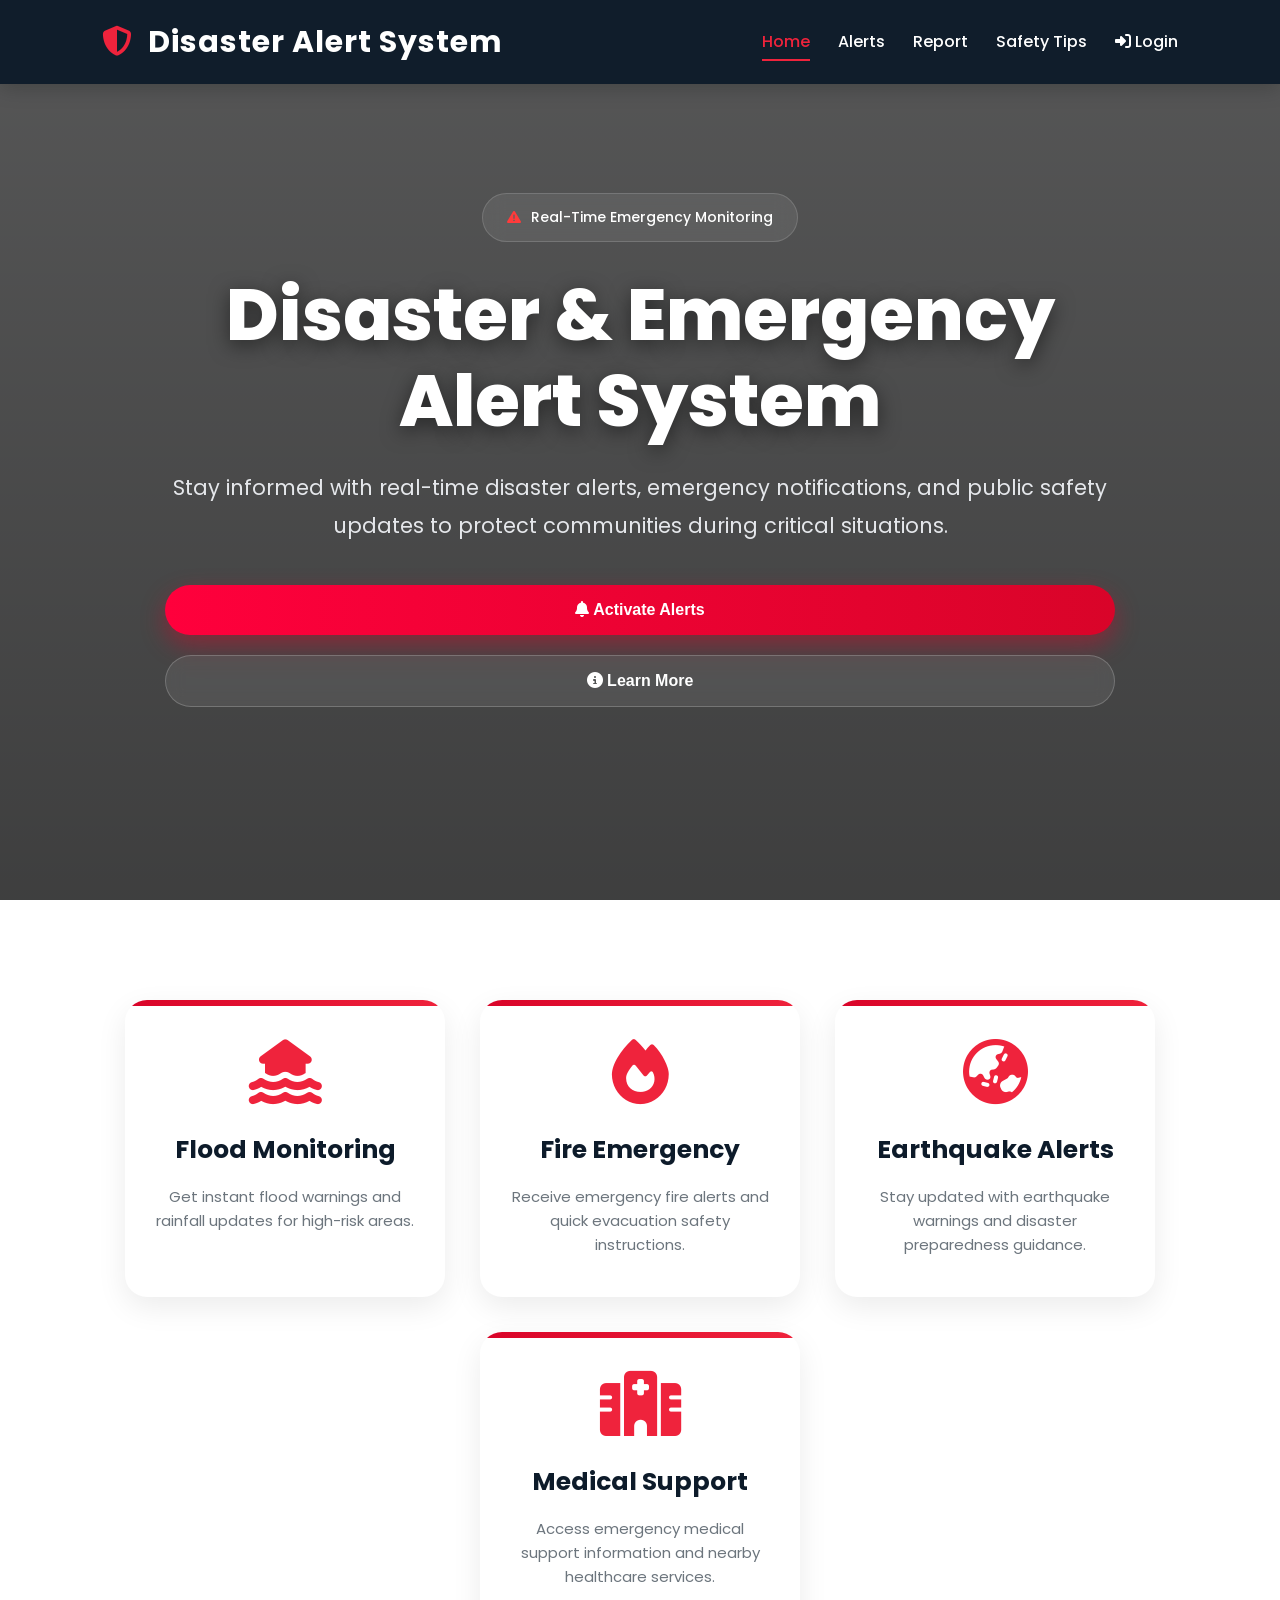
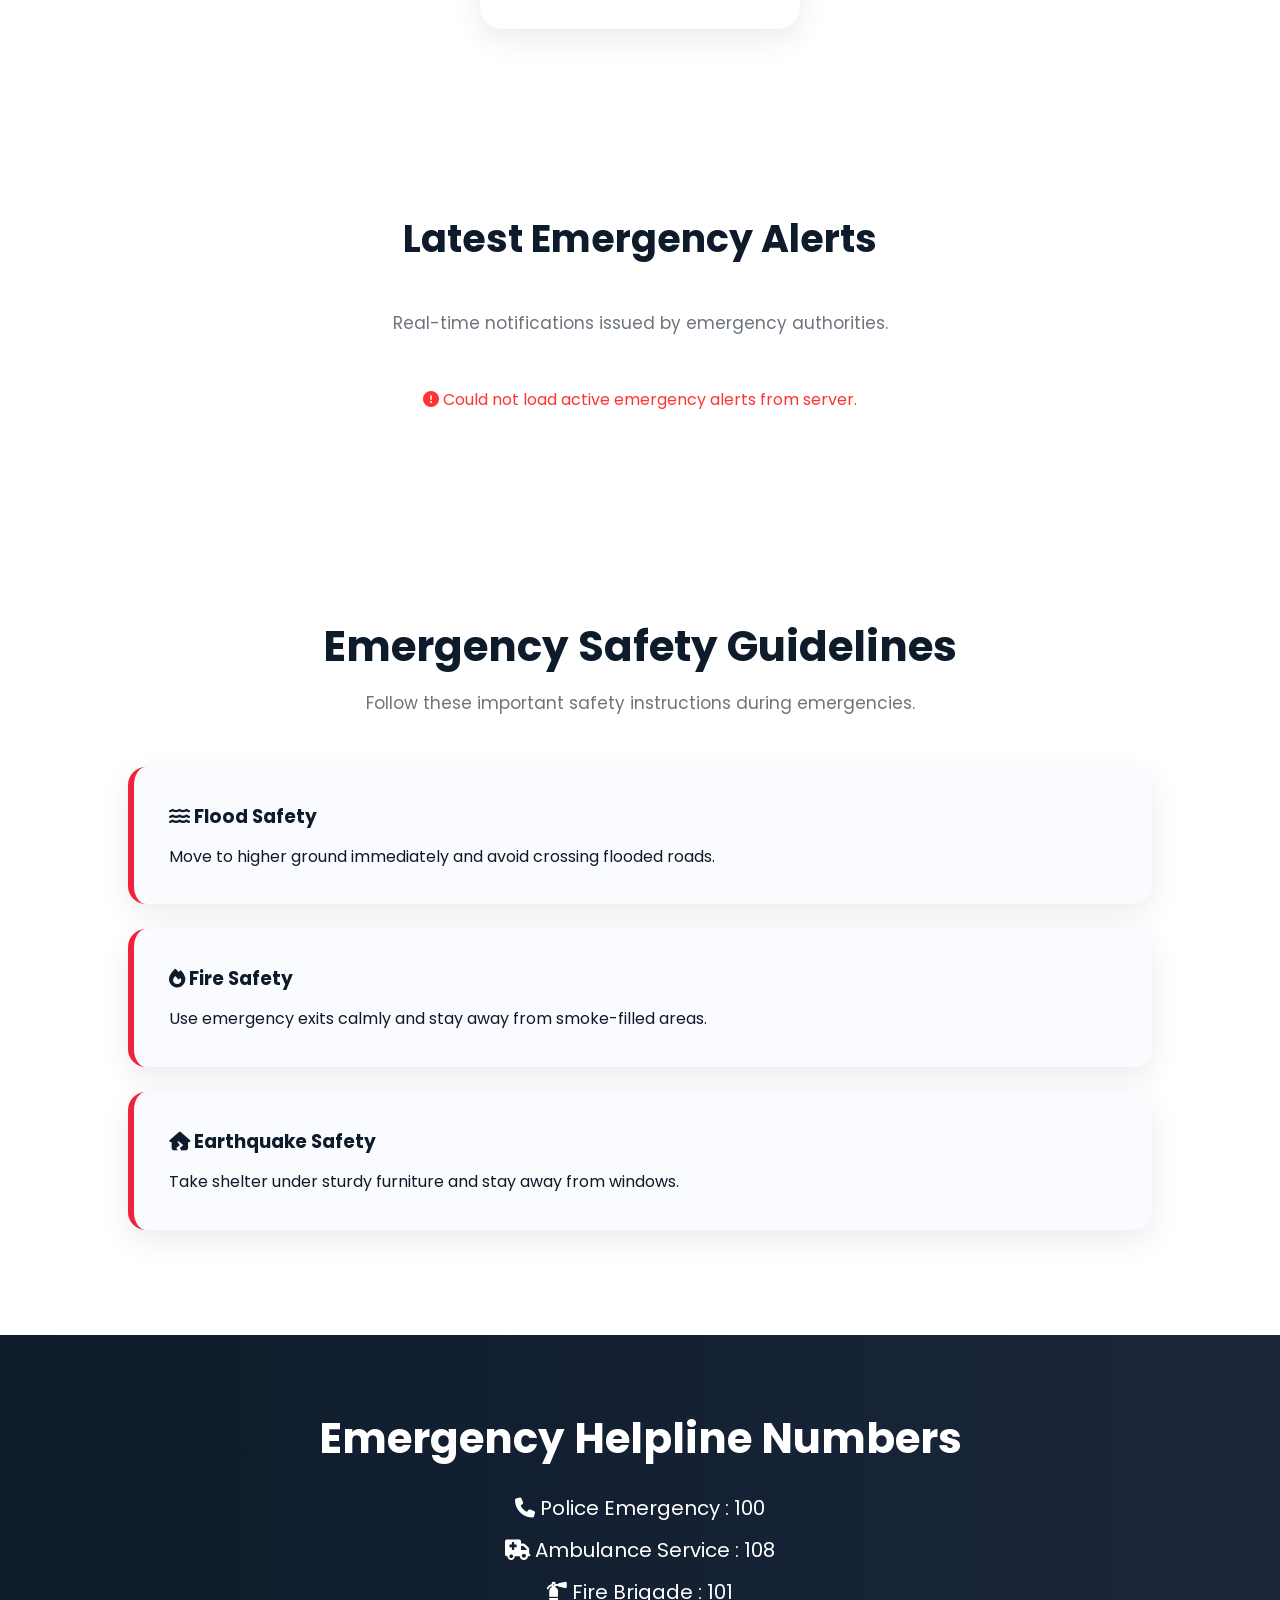
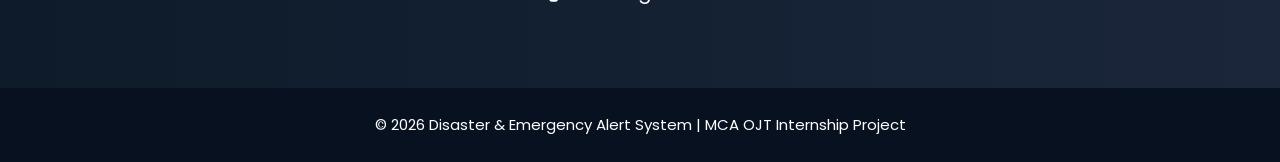
<file: frontend/index.html>
<!DOCTYPE html>
<html lang="en">

<head>

    <meta charset="UTF-8">
    <meta name="viewport" content="width=device-width, initial-scale=1.0">

    <title>Disaster & Emergency Alert System</title>

    <link rel="stylesheet" href="style.css">

    <link rel="stylesheet"
    href="https://cdnjs.cloudflare.com/ajax/libs/font-awesome/6.5.1/css/all.min.css">

</head>

<body>

<!-- ================= NAVBAR ================= -->

<nav>

    <div class="logo">

        <h2>
            <i class="fa-solid fa-shield-halved"></i>
            Disaster Alert System
        </h2>

    </div>

    <div class="nav-links">

        <a href="index.html" class="active">Home</a>
        <a href="alerts.html">Alerts</a>
        <a href="report.html">Report</a>
        <a href="safety.html">Safety Tips</a>
        <a href="admin.html" id="adminNavLink" style="display:none">Admin</a>
        <span id="navUserInfo" style="color:rgba(255,255,255,0.8);font-size:0.9rem;display:none">
            <i class="fa-solid fa-user"></i> <span id="navUsername"></span>
        </span>
        <a href="login.html" id="navLoginBtn"><i class="fa-solid fa-right-to-bracket"></i> Login</a>
        <a href="#" id="navLogoutBtn" onclick="doLogout()" style="display:none;color:#e74c3c">
            <i class="fa-solid fa-right-from-bracket"></i> Logout
        </a>

    </div>

</nav>


<!-- ================= HERO SECTION ================= -->

<section class="hero">

    <div class="hero-overlay"></div>

    <div class="hero-content">

        <span class="hero-badge">
            <i class="fa-solid fa-triangle-exclamation"></i>
            Real-Time Emergency Monitoring
        </span>

        <h1>
            Disaster & Emergency
            Alert System
        </h1>

        <p>
            Stay informed with real-time disaster alerts,
            emergency notifications, and public safety updates
            to protect communities during critical situations.
        </p>

        <div class="hero-buttons">

            <button class="primary-btn"
            onclick="showPopup()">

                <i class="fa-solid fa-bell"></i>
                Activate Alerts

            </button>

            <button class="secondary-btn">

                <i class="fa-solid fa-circle-info"></i>
                Learn More

            </button>

        </div>

    </div>

</section>

<!-- ================= FEATURES SECTION ================= -->

<section class="cards">

    <div class="card">

        <i class="fa-solid fa-house-flood-water"></i>

        <h3>Flood Monitoring</h3>

        <p>
            Get instant flood warnings and rainfall updates
            for high-risk areas.
        </p>

    </div>

    <div class="card">

        <i class="fa-solid fa-fire"></i>

        <h3>Fire Emergency</h3>

        <p>
            Receive emergency fire alerts and quick
            evacuation safety instructions.
        </p>

    </div>

    <div class="card">

        <i class="fa-solid fa-earth-asia"></i>

        <h3>Earthquake Alerts</h3>

        <p>
            Stay updated with earthquake warnings and
            disaster preparedness guidance.
        </p>

    </div>

    <div class="card">

        <i class="fa-solid fa-hospital"></i>

        <h3>Medical Support</h3>

        <p>
            Access emergency medical support information
            and nearby healthcare services.
        </p>

    </div>

</section>


<!-- ================= LIVE ALERT SECTION ================= -->

<section class="recent-alerts">

    <div class="section-title">

        <h2>Latest Emergency Alerts</h2>

        <p>
            Real-time notifications issued by emergency authorities.
        </p>

    </div>

    <div id="homeAlertsList">
        <p style="text-align: center; color: #666;">Loading alerts...</p>
    </div>

</section>


<!-- ================= SAFETY SECTION ================= -->

<section class="tips">

    <div class="section-title">

        <h2>Emergency Safety Guidelines</h2>

        <p>
            Follow these important safety instructions during emergencies.
        </p>

    </div>

    <div class="tip">

        <h3>
            <i class="fa-solid fa-water"></i>
            Flood Safety
        </h3>

        <p>
            Move to higher ground immediately and avoid crossing flooded roads.
        </p>

    </div>

    <div class="tip">

        <h3>
            <i class="fa-solid fa-fire"></i>
            Fire Safety
        </h3>

        <p>
            Use emergency exits calmly and stay away from smoke-filled areas.
        </p>

    </div>

    <div class="tip">

        <h3>
            <i class="fa-solid fa-house-crack"></i>
            Earthquake Safety
        </h3>

        <p>
            Take shelter under sturdy furniture and stay away from windows.
        </p>

    </div>

</section>


<!-- ================= HELPLINE SECTION ================= -->

<section class="helpline">

    <h2>Emergency Helpline Numbers</h2>

    <p>
        <i class="fa-solid fa-phone"></i>
        Police Emergency : 100
    </p>

    <p>
        <i class="fa-solid fa-truck-medical"></i>
        Ambulance Service : 108
    </p>

    <p>
        <i class="fa-solid fa-fire-extinguisher"></i>
        Fire Brigade : 101
    </p>

</section>


<!-- ================= FOOTER ================= -->

<footer>

    <p>
        © 2026 Disaster & Emergency Alert System |
        MCA OJT Internship Project
    </p>

</footer>


<!-- ================= JAVASCRIPT ================= -->

<script src="script.js"></script>
<script>
    // Update navbar based on login state
    (function() {
        const role     = localStorage.getItem('role');
        const username = localStorage.getItem('username');
        const loggedIn = localStorage.getItem('loggedIn');
        if (loggedIn) {
            document.getElementById('navLoginBtn').style.display  = 'none';
            document.getElementById('navLogoutBtn').style.display = 'inline';
            document.getElementById('navUserInfo').style.display  = 'inline';
            document.getElementById('navUsername').textContent     = username;
            if (role === 'ADMIN') document.getElementById('adminNavLink').style.display = 'inline';
        }
    })();
    function doLogout() {
        localStorage.clear();
        window.location.href = 'login.html';
    }
</script>

</body>
</html>
</file>
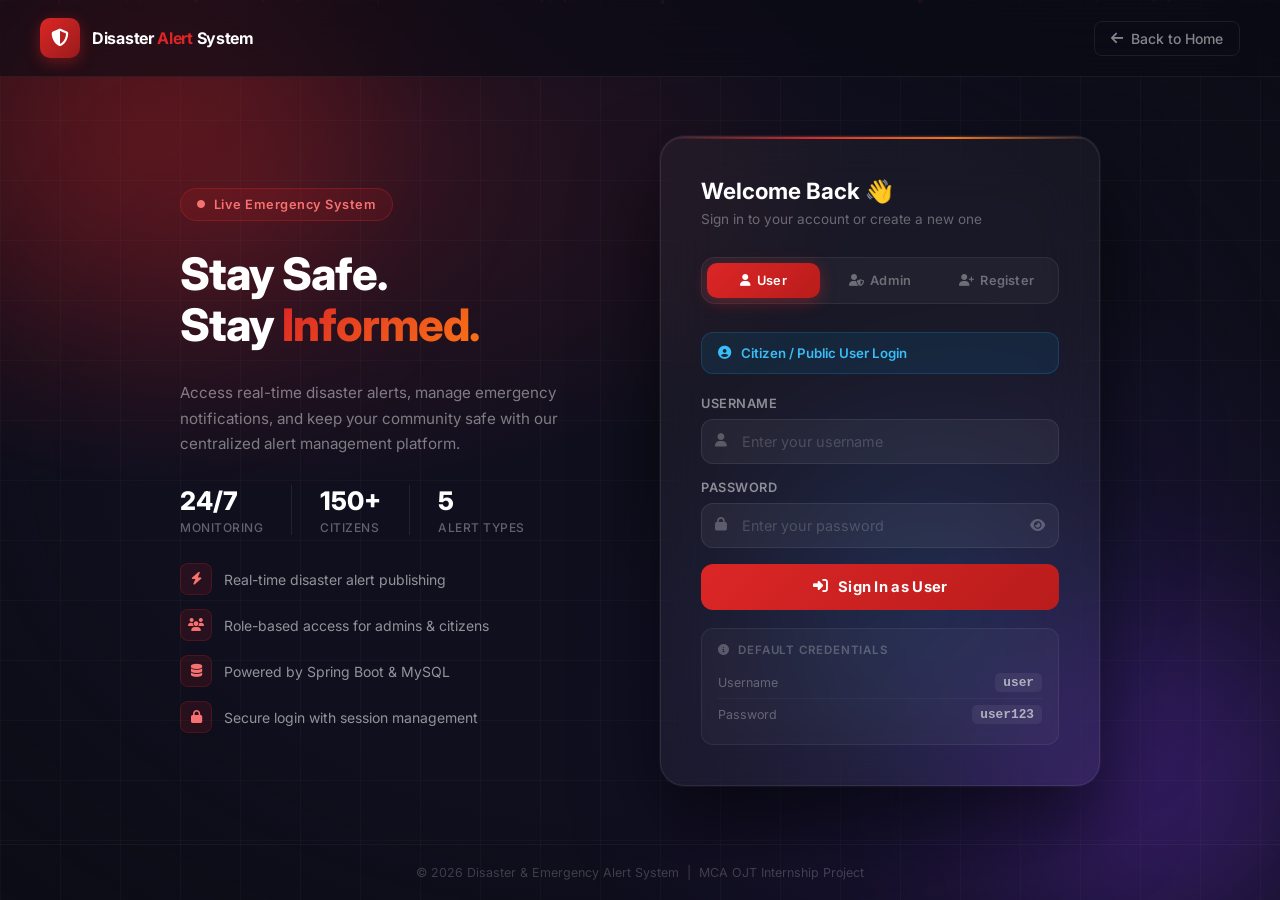
<file: frontend/admin.html>
<!DOCTYPE html>
<html lang="en">

<head>

    <meta charset="UTF-8">
    <meta name="viewport" content="width=device-width, initial-scale=1.0">

    <title>Admin Dashboard | Disaster Alert System</title>

    <link rel="stylesheet" href="style.css">

    <link rel="stylesheet"
    href="https://cdnjs.cloudflare.com/ajax/libs/font-awesome/6.5.1/css/all.min.css">

</head>

<body>

<!-- ================= NAVBAR ================= -->

<nav>

    <div class="logo">

        <h2>
            <i class="fa-solid fa-shield-halved"></i>
            Emergency Admin
        </h2>

    </div>

    <div class="nav-links">

        <a href="index.html">Home</a>
        <a href="alerts.html">Alerts</a>
        <a href="report.html">Reports</a>
        <a href="safety.html">Safety Tips</a>
        <a href="admin.html" class="active">Admin</a>
        <span id="navUserInfo" style="color:rgba(255,255,255,0.8);font-size:0.9rem">
            <i class="fa-solid fa-user-shield"></i> <span id="navUsername">Admin</span>
        </span>
        <a href="#" onclick="doLogout()" style="color:#e74c3c">
            <i class="fa-solid fa-right-from-bracket"></i> Logout
        </a>

    </div>

</nav>


<!-- ================= ADMIN HERO SECTION ================= -->

<section class="admin-header">

    <div class="admin-overlay">

        <h1>Emergency Control Center</h1>

        <p>
            Monitor emergency alerts, manage disaster notifications,
            and maintain public safety updates in real time.
        </p>

        <button class="primary-btn">

            <i class="fa-solid fa-bell"></i>
            System Active

        </button>

    </div>

</section>


<!-- ================= DASHBOARD STATS ================= -->

<section class="dashboard-cards">

    <div class="dashboard-card">

        <i class="fa-solid fa-triangle-exclamation"></i>

        <h3 id="statAlerts">...</h3>

        <p>Active Emergency Alerts</p>

    </div>

    <div class="dashboard-card">

        <i class="fa-solid fa-file-circle-check"></i>

        <h3 id="statReports">...</h3>

        <p>Reports Submitted</p>

    </div>

    <div class="dashboard-card">

        <i class="fa-solid fa-users"></i>

        <h3>150+</h3>

        <p>Connected Citizens</p>

    </div>

</section>


<!-- ================= ADMIN FORM ================= -->

<section class="admin-panel">

    <div class="admin-form-container">

        <div class="section-title">

            <h2>Add Emergency Alert</h2>

            <p>
                Publish disaster alerts and emergency notifications instantly.
            </p>

        </div>

        <form id="alertForm">

            <div class="input-box">

                <label for="alertTitle">
                    <i class="fa-solid fa-heading"></i>
                    Alert Title
                </label>

                <input type="text"
                id="alertTitle"
                placeholder="Enter emergency alert title"
                required>

            </div>

            <div class="input-box">

                <label for="alertLocation">
                    <i class="fa-solid fa-location-dot"></i>
                    Location
                </label>

                <input type="text"
                id="alertLocation"
                placeholder="Enter affected location"
                required>

            </div>

            <div class="input-box">

                <label for="alertDescription">
                    <i class="fa-solid fa-pen"></i>
                    Alert Description
                </label>

                <textarea
                id="alertDescription"
                placeholder="Write detailed emergency information..."
                required></textarea>

            </div>

            <div class="input-box">

                <label for="alertCategory">
                    <i class="fa-solid fa-layer-group"></i>
                    Alert Category
                </label>

                <select id="alertCategory" required>

                    <option value="">Select Alert Type</option>

                    <option value="Flood Alert">Flood Alert</option>

                    <option value="Fire Emergency">Fire Emergency</option>

                    <option value="Earthquake Warning">Earthquake Warning</option>

                    <option value="Storm Alert">Storm Alert</option>

                    <option value="Medical Emergency">Medical Emergency</option>

                </select>

            </div>

            <button type="submit">

                <i class="fa-solid fa-paper-plane"></i>
                Publish Alert

            </button>

        </form>

    </div>

</section>


<!-- ================= RECENT ALERTS ================= -->

<section class="recent-alerts">

    <div class="section-title">

        <h2>Recent Emergency Alerts</h2>

        <p>Latest alerts published by the disaster management team.</p>

    </div>

    <div id="adminAlertsList">
        <p style="text-align: center; color: #666;">Loading alerts...</p>
    </div>

</section>


<!-- ================= CITIZEN REPORTS ================= -->

<section class="recent-alerts" style="margin-top: 10px;">

    <div class="section-title">

        <h2><i class="fa-solid fa-file-lines" style="color:#e74c3c;"></i> Citizen Emergency Reports</h2>

        <p>Reports submitted by citizens — review and take action.</p>

    </div>

    <div id="adminReportsList">
        <p style="text-align: center; color: #666;">Loading reports...</p>
    </div>

</section>


<!-- ================= FOOTER ================= -->

<footer>

    <p>
        © 2026 Disaster & Emergency Alert System |
        Admin Control Dashboard
    </p>

</footer>


<script src="script.js"></script>
<script>
    const API_URL = 'http://localhost:8081';

    // ---- ADMIN GUARD: redirect to login if not logged in as ADMIN ----
    (function() {
        const role     = localStorage.getItem('role');
        const loggedIn = localStorage.getItem('loggedIn');
        const username = localStorage.getItem('username');
        if (!loggedIn || role !== 'ADMIN') {
            alert('Access Denied! Please login as Admin.');
            window.location.href = 'login.html';
        } else {
            document.getElementById('navUsername').textContent = username;
        }
    })();

    function doLogout() {
        localStorage.clear();
        window.location.href = 'login.html';
    }

    // ---- Fetch & display citizen reports ----
    async function fetchReports() {
        try {
            const res     = await fetch(`${API_URL}/reports`);
            const reports = await res.json();

            // Update stat counter
            document.getElementById('statReports').textContent = reports.length;

            const container = document.getElementById('adminReportsList');

            if (reports.length === 0) {
                container.innerHTML = '<p style="text-align:center;color:#666;">No reports submitted yet.</p>';
                return;
            }

            container.innerHTML = reports.map(r => `
                <div class="recent-alert" style="display:flex;justify-content:space-between;align-items:center;border-left:4px solid #e74c3c;">
                    <div style="display:flex;align-items:center;gap:15px;">
                        <i class="fa-solid fa-user" style="color:#e74c3c;font-size:1.4rem;"></i>
                        <div>
                            <h3 style="margin-bottom:4px;">
                                <i class="fa-solid fa-user-circle"></i>
                                ${escapeHtml(r.name)}
                                <span style="font-size:0.75rem;background:rgba(231,76,60,0.15);color:#e74c3c;padding:2px 8px;border-radius:10px;margin-left:8px;">Report #${r.id}</span>
                            </h3>
                            <p style="color:#666;font-size:0.9rem;">${escapeHtml(r.message)}</p>
                        </div>
                    </div>
                    <button onclick="deleteReport(${r.id})" style="background:#e74c3c;padding:8px 15px;font-size:0.85rem;margin:0;min-width:auto;height:auto;border-radius:8px;border:none;color:#fff;cursor:pointer;">
                        <i class="fa-solid fa-trash"></i> Delete
                    </button>
                </div>
            `).join('');

        } catch (err) {
            document.getElementById('adminReportsList').innerHTML =
                '<p style="text-align:center;color:#e74c3c;"><i class="fa-solid fa-circle-exclamation"></i> Could not load reports. Is the backend running?</p>';
        }
    }

    // ---- Delete a report ----
    async function deleteReport(id) {
        if (!confirm('Delete this citizen report?')) return;
        try {
            await fetch(`${API_URL}/reports/${id}`, { method: 'DELETE' });
            fetchReports(); // Reload list
        } catch {
            alert('Failed to delete report.');
        }
    }

    // ---- Update alerts stat counter ----
    async function updateAlertStat() {
        try {
            const res    = await fetch(`${API_URL}/alerts`);
            const alerts = await res.json();
            document.getElementById('statAlerts').textContent = alerts.length;
        } catch { document.getElementById('statAlerts').textContent = '—'; }
    }

    // Load everything on page ready
    document.addEventListener('DOMContentLoaded', () => {
        fetchReports();
        updateAlertStat();
    });
</script>

</body>
</html>
</file>
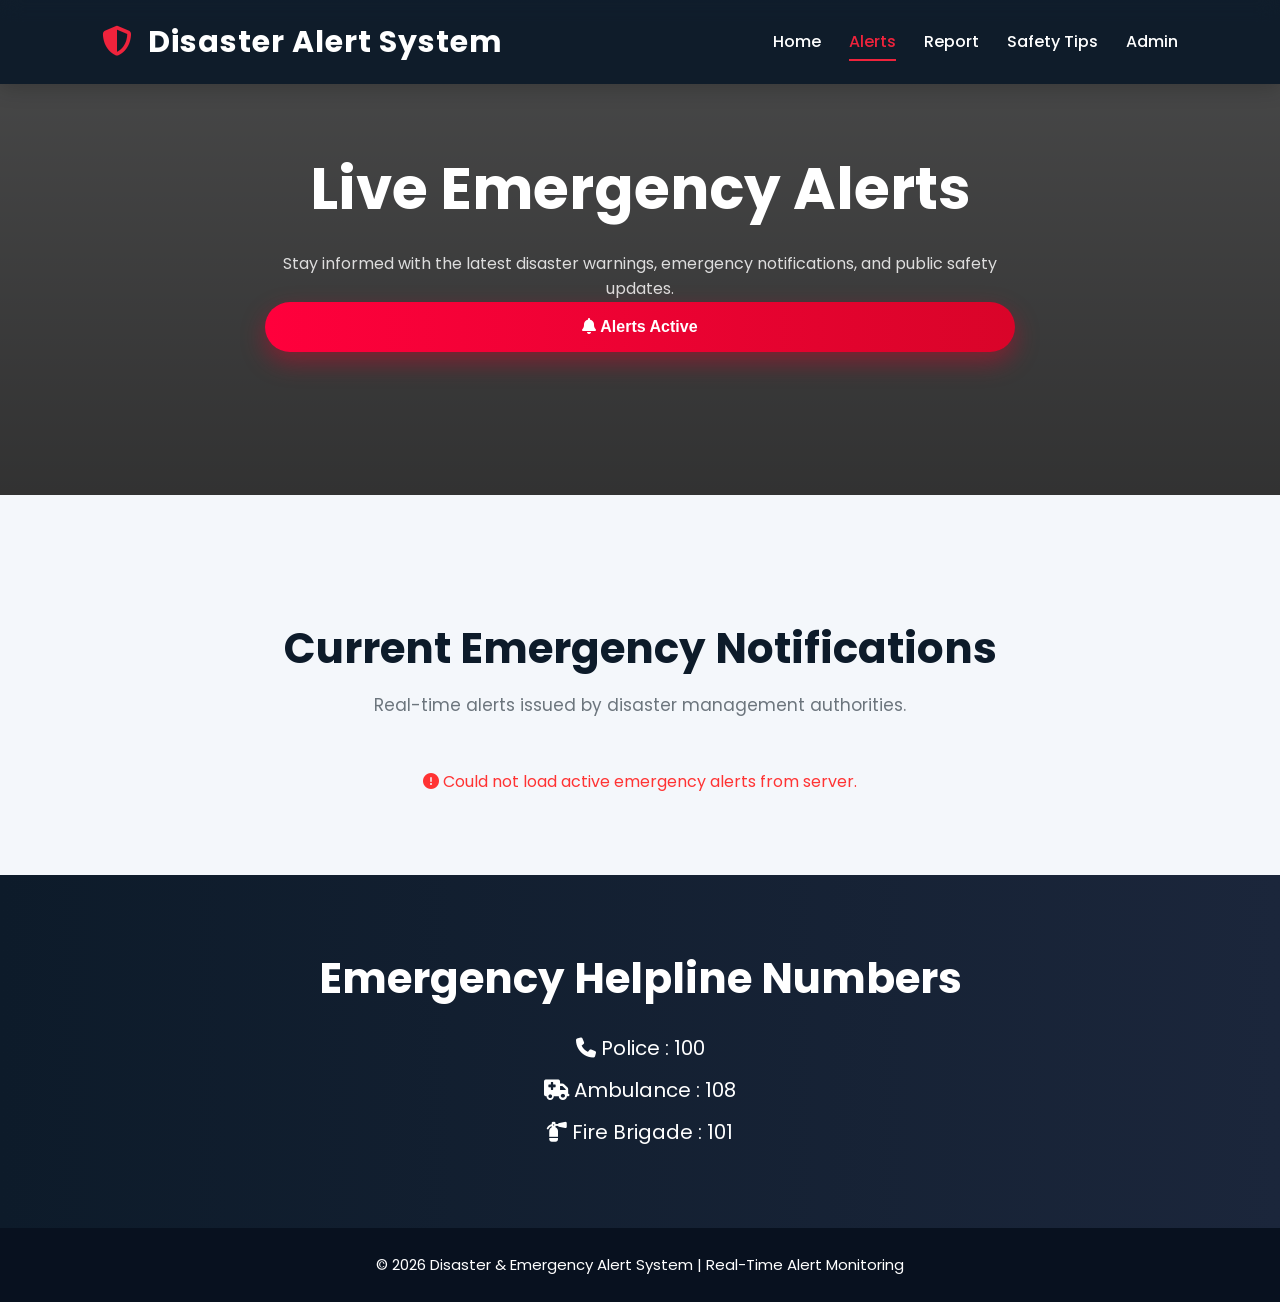
<file: frontend/alerts.html>
<!DOCTYPE html>
<html lang="en">

<head>

    <meta charset="UTF-8">
    <meta name="viewport" content="width=device-width, initial-scale=1.0">

    <title>Emergency Alerts | Disaster Alert System</title>

    <link rel="stylesheet" href="style.css">

    <link rel="stylesheet"
    href="https://cdnjs.cloudflare.com/ajax/libs/font-awesome/6.5.1/css/all.min.css">

</head>

<body>

<!-- ================= NAVBAR ================= -->

<nav>

    <div class="logo">

        <h2>
            <i class="fa-solid fa-shield-halved"></i>
            Disaster Alert System
        </h2>

    </div>

    <div class="nav-links">

        <a href="index.html">Home</a>
        <a href="alerts.html" class="active">Alerts</a>
        <a href="report.html">Report</a>
        <a href="safety.html">Safety Tips</a>
        <a href="admin.html">Admin</a>

    </div>

</nav>


<!-- ================= ALERT HERO SECTION ================= -->

<section class="admin-header">

    <div class="admin-overlay">

        <h1>Live Emergency Alerts</h1>

        <p>
            Stay informed with the latest disaster warnings,
            emergency notifications, and public safety updates.
        </p>

        <button class="primary-btn">

            <i class="fa-solid fa-bell"></i>
            Alerts Active

        </button>

    </div>

</section>


<!-- ================= ALERTS SECTION ================= -->

<section class="alerts-container">

    <div class="section-title">

        <h2>Current Emergency Notifications</h2>

        <p>
            Real-time alerts issued by disaster management authorities.
        </p>

    </div>

    <div id="alertsList">
        <p style="text-align: center; color: #666;">Loading alerts...</p>
    </div>

</section>


<!-- ================= HELPLINE ================= -->

<section class="helpline">

    <h2>Emergency Helpline Numbers</h2>

    <p>
        <i class="fa-solid fa-phone"></i>
        Police : 100
    </p>

    <p>
        <i class="fa-solid fa-truck-medical"></i>
        Ambulance : 108
    </p>

    <p>
        <i class="fa-solid fa-fire-extinguisher"></i>
        Fire Brigade : 101
    </p>

</section>


<!-- ================= FOOTER ================= -->

<footer>

    <p>
        © 2026 Disaster & Emergency Alert System |
        Real-Time Alert Monitoring
    </p>

</footer>


<script src="script.js"></script>

</body>
</html>
</file>
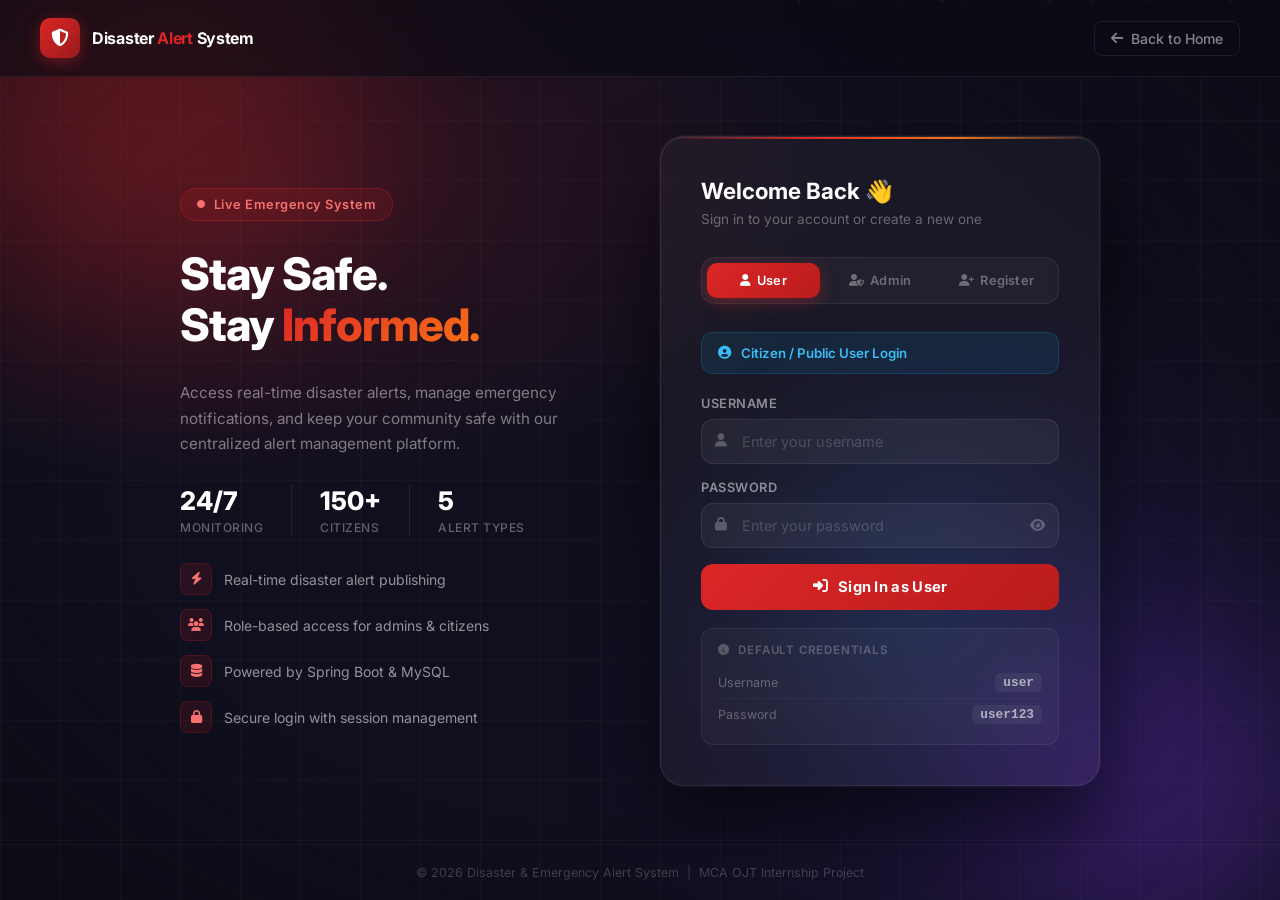
<file: frontend/login.html>
<!DOCTYPE html>
<html lang="en">
<head>
    <meta charset="UTF-8">
    <meta name="viewport" content="width=device-width, initial-scale=1.0">
    <title>Login | Disaster & Emergency Alert System</title>
    <link rel="stylesheet" href="https://cdnjs.cloudflare.com/ajax/libs/font-awesome/6.5.1/css/all.min.css">
    <link href="https://fonts.googleapis.com/css2?family=Inter:wght@300;400;500;600;700;800&display=swap" rel="stylesheet">
    <style>

        /* ============================================================
           RESET & BASE
        ============================================================ */
        *, *::before, *::after { margin: 0; padding: 0; box-sizing: border-box; }

        body {
            font-family: 'Inter', sans-serif;
            min-height: 100vh;
            background: #0a0a0f;
            overflow-x: hidden;
            display: flex;
            flex-direction: column;
        }

        /* ============================================================
           ANIMATED BACKGROUND
        ============================================================ */
        .bg-canvas {
            position: fixed;
            inset: 0;
            z-index: 0;
            overflow: hidden;
        }

        .bg-gradient {
            position: absolute;
            inset: 0;
            background:
                radial-gradient(ellipse 80% 60% at 20% 20%, rgba(220,38,38,0.18) 0%, transparent 60%),
                radial-gradient(ellipse 60% 80% at 80% 80%, rgba(124,58,237,0.15) 0%, transparent 60%),
                radial-gradient(ellipse 100% 100% at 50% 50%, rgba(15,15,30,1) 40%, transparent 100%);
        }

        /* Floating orbs */
        .orb {
            position: absolute;
            border-radius: 50%;
            filter: blur(80px);
            animation: floatOrb 12s ease-in-out infinite;
            opacity: 0.35;
        }
        .orb-1 { width: 500px; height: 500px; background: radial-gradient(circle, #dc2626, transparent); top: -150px; left: -100px; animation-duration: 14s; }
        .orb-2 { width: 400px; height: 400px; background: radial-gradient(circle, #7c3aed, transparent); bottom: -100px; right: -80px; animation-duration: 18s; animation-delay: -5s; }
        .orb-3 { width: 300px; height: 300px; background: radial-gradient(circle, #0ea5e9, transparent); top: 50%; left: 60%; animation-duration: 16s; animation-delay: -8s; opacity: 0.2; }

        @keyframes floatOrb {
            0%, 100% { transform: translate(0, 0) scale(1); }
            33%       { transform: translate(30px, -40px) scale(1.05); }
            66%       { transform: translate(-20px, 30px) scale(0.95); }
        }

        /* Grid lines */
        .bg-grid {
            position: absolute;
            inset: 0;
            background-image:
                linear-gradient(rgba(255,255,255,0.025) 1px, transparent 1px),
                linear-gradient(90deg, rgba(255,255,255,0.025) 1px, transparent 1px);
            background-size: 60px 60px;
        }

        /* Floating particles */
        .particle {
            position: absolute;
            width: 3px; height: 3px;
            border-radius: 50%;
            background: rgba(220,38,38,0.7);
            animation: rise linear infinite;
        }
        @keyframes rise {
            0%   { transform: translateY(100vh) scale(0); opacity: 0; }
            10%  { opacity: 1; }
            90%  { opacity: 0.8; }
            100% { transform: translateY(-20px) scale(1); opacity: 0; }
        }

        /* ============================================================
           NAVBAR
        ============================================================ */
        nav {
            position: relative;
            z-index: 100;
            display: flex;
            align-items: center;
            justify-content: space-between;
            padding: 18px 40px;
            background: rgba(10,10,20,0.6);
            backdrop-filter: blur(20px);
            border-bottom: 1px solid rgba(255,255,255,0.06);
        }

        .nav-logo {
            display: flex;
            align-items: center;
            gap: 12px;
            text-decoration: none;
        }

        .nav-logo-icon {
            width: 40px; height: 40px;
            border-radius: 10px;
            background: linear-gradient(135deg, #dc2626, #991b1b);
            display: flex;
            align-items: center;
            justify-content: center;
            font-size: 1.1rem;
            color: #fff;
            box-shadow: 0 4px 15px rgba(220,38,38,0.4);
        }

        .nav-logo-text {
            font-size: 1rem;
            font-weight: 700;
            color: #fff;
            letter-spacing: -0.3px;
        }

        .nav-logo-text span { color: #dc2626; }

        .nav-back {
            display: flex;
            align-items: center;
            gap: 8px;
            color: rgba(255,255,255,0.5);
            text-decoration: none;
            font-size: 0.875rem;
            font-weight: 500;
            padding: 8px 16px;
            border-radius: 8px;
            border: 1px solid rgba(255,255,255,0.08);
            transition: all 0.3s ease;
        }

        .nav-back:hover {
            color: #fff;
            border-color: rgba(255,255,255,0.2);
            background: rgba(255,255,255,0.05);
        }

        /* ============================================================
           MAIN LAYOUT
        ============================================================ */
        .page-wrapper {
            flex: 1;
            position: relative;
            z-index: 10;
            display: flex;
            align-items: center;
            justify-content: center;
            padding: 40px 20px;
            gap: 60px;
        }

        /* ---- Left panel (branding) ---- */
        .brand-panel {
            flex: 1;
            max-width: 420px;
            display: flex;
            flex-direction: column;
            gap: 28px;
            animation: fadeInLeft 0.8s ease forwards;
        }

        @keyframes fadeInLeft {
            from { opacity: 0; transform: translateX(-30px); }
            to   { opacity: 1; transform: translateX(0); }
        }

        .brand-badge {
            display: inline-flex;
            align-items: center;
            gap: 8px;
            padding: 8px 16px;
            background: rgba(220,38,38,0.12);
            border: 1px solid rgba(220,38,38,0.3);
            border-radius: 50px;
            color: #f87171;
            font-size: 0.8rem;
            font-weight: 600;
            letter-spacing: 0.5px;
            width: fit-content;
        }

        .brand-badge i { animation: blink 1.5s ease-in-out infinite; }
        @keyframes blink { 0%,100%{opacity:1;} 50%{opacity:0.4;} }

        .brand-title {
            font-size: 2.8rem;
            font-weight: 800;
            color: #fff;
            line-height: 1.15;
            letter-spacing: -1px;
        }

        .brand-title span {
            background: linear-gradient(135deg, #dc2626, #f97316);
            -webkit-background-clip: text;
            -webkit-text-fill-color: transparent;
        }

        .brand-desc {
            color: rgba(255,255,255,0.45);
            font-size: 0.95rem;
            line-height: 1.7;
        }

        .brand-stats {
            display: flex;
            gap: 24px;
        }

        .stat-item {
            display: flex;
            flex-direction: column;
            gap: 4px;
        }

        .stat-num {
            font-size: 1.6rem;
            font-weight: 800;
            color: #fff;
        }

        .stat-label {
            font-size: 0.75rem;
            color: rgba(255,255,255,0.35);
            font-weight: 500;
            text-transform: uppercase;
            letter-spacing: 0.5px;
        }

        .stat-divider {
            width: 1px;
            background: rgba(255,255,255,0.08);
            margin: 0 4px;
        }

        .feature-list {
            display: flex;
            flex-direction: column;
            gap: 14px;
        }

        .feature-item {
            display: flex;
            align-items: center;
            gap: 12px;
            color: rgba(255,255,255,0.55);
            font-size: 0.875rem;
        }

        .feature-icon {
            width: 32px; height: 32px;
            border-radius: 8px;
            background: rgba(220,38,38,0.12);
            border: 1px solid rgba(220,38,38,0.2);
            display: flex;
            align-items: center;
            justify-content: center;
            color: #f87171;
            font-size: 0.8rem;
            flex-shrink: 0;
        }

        /* ---- Right panel (card) ---- */
        .login-card {
            width: 100%;
            max-width: 440px;
            background: rgba(255,255,255,0.04);
            border: 1px solid rgba(255,255,255,0.08);
            border-radius: 24px;
            padding: 40px;
            backdrop-filter: blur(30px);
            box-shadow:
                0 0 0 1px rgba(255,255,255,0.04),
                0 40px 80px rgba(0,0,0,0.6),
                inset 0 1px 0 rgba(255,255,255,0.07);
            animation: fadeInRight 0.8s ease forwards;
            position: relative;
            overflow: hidden;
        }

        @keyframes fadeInRight {
            from { opacity: 0; transform: translateX(30px); }
            to   { opacity: 1; transform: translateX(0); }
        }

        /* Card top accent */
        .login-card::before {
            content: '';
            position: absolute;
            top: 0; left: 0; right: 0;
            height: 2px;
            background: linear-gradient(90deg, transparent, #dc2626, #f97316, transparent);
        }

        /* ============================================================
           TABS
        ============================================================ */
        .card-header {
            margin-bottom: 30px;
        }

        .card-title {
            font-size: 1.4rem;
            font-weight: 700;
            color: #fff;
            margin-bottom: 6px;
        }

        .card-subtitle {
            font-size: 0.85rem;
            color: rgba(255,255,255,0.35);
        }

        .tab-group {
            display: flex;
            gap: 4px;
            background: rgba(255,255,255,0.04);
            border: 1px solid rgba(255,255,255,0.07);
            border-radius: 14px;
            padding: 5px;
            margin-bottom: 28px;
        }

        .tab-btn {
            flex: 1;
            padding: 10px 8px;
            border: none;
            border-radius: 10px;
            cursor: pointer;
            font-size: 0.8rem;
            font-weight: 600;
            font-family: 'Inter', sans-serif;
            transition: all 0.25s ease;
            background: transparent;
            color: rgba(255,255,255,0.35);
            display: flex;
            align-items: center;
            justify-content: center;
            gap: 6px;
            letter-spacing: 0.2px;
        }

        .tab-btn i { font-size: 0.75rem; }

        .tab-btn.active {
            background: linear-gradient(135deg, #dc2626, #b91c1c);
            color: #fff;
            box-shadow: 0 4px 16px rgba(220,38,38,0.35);
        }

        .tab-btn:not(.active):hover {
            background: rgba(255,255,255,0.06);
            color: rgba(255,255,255,0.7);
        }

        /* ============================================================
           FORMS
        ============================================================ */
        .form-section { display: none; }
        .form-section.active {
            display: block;
            animation: formFadeIn 0.3s ease;
        }

        @keyframes formFadeIn {
            from { opacity: 0; transform: translateY(8px); }
            to   { opacity: 1; transform: translateY(0); }
        }

        .form-role-badge {
            display: flex;
            align-items: center;
            gap: 10px;
            padding: 12px 16px;
            border-radius: 12px;
            margin-bottom: 22px;
            font-size: 0.83rem;
            font-weight: 600;
        }

        .form-role-badge.user-badge {
            background: rgba(14,165,233,0.1);
            border: 1px solid rgba(14,165,233,0.2);
            color: #38bdf8;
        }

        .form-role-badge.admin-badge {
            background: rgba(245,158,11,0.1);
            border: 1px solid rgba(245,158,11,0.2);
            color: #fbbf24;
        }

        .form-role-badge.register-badge {
            background: rgba(34,197,94,0.1);
            border: 1px solid rgba(34,197,94,0.2);
            color: #4ade80;
        }

        /* Input fields */
        .field {
            margin-bottom: 16px;
        }

        .field label {
            display: block;
            font-size: 0.8rem;
            font-weight: 600;
            color: rgba(255,255,255,0.5);
            margin-bottom: 8px;
            text-transform: uppercase;
            letter-spacing: 0.5px;
        }

        .input-wrap {
            position: relative;
        }

        .input-wrap .field-icon {
            position: absolute;
            left: 14px;
            top: 50%;
            transform: translateY(-50%);
            color: rgba(255,255,255,0.25);
            font-size: 0.85rem;
            pointer-events: none;
            transition: color 0.3s;
        }

        .input-wrap input {
            width: 100%;
            padding: 13px 14px 13px 40px;
            background: rgba(255,255,255,0.05);
            border: 1px solid rgba(255,255,255,0.08);
            border-radius: 12px;
            color: #fff;
            font-size: 0.9rem;
            font-family: 'Inter', sans-serif;
            transition: all 0.25s ease;
            outline: none;
        }

        .input-wrap input::placeholder { color: rgba(255,255,255,0.18); }

        .input-wrap input:focus {
            border-color: rgba(220,38,38,0.6);
            background: rgba(220,38,38,0.06);
            box-shadow: 0 0 0 3px rgba(220,38,38,0.1);
        }

        .input-wrap input:focus + .field-icon,
        .input-wrap:focus-within .field-icon { color: #f87171; }

        /* Reorder icons to be before input for z-index */
        .input-wrap { display: flex; flex-direction: column; position: relative; }
        .input-wrap input { order: 1; }
        .input-wrap .field-icon { order: 0; position: absolute; }

        /* Toggle password visibility */
        .toggle-pw {
            position: absolute;
            right: 14px;
            top: 50%;
            transform: translateY(-50%);
            color: rgba(255,255,255,0.25);
            cursor: pointer;
            font-size: 0.85rem;
            transition: color 0.3s;
            z-index: 2;
        }
        .toggle-pw:hover { color: rgba(255,255,255,0.6); }

        /* Submit button */
        .btn-submit {
            width: 100%;
            padding: 14px;
            margin-top: 8px;
            background: linear-gradient(135deg, #dc2626 0%, #b91c1c 100%);
            color: #fff;
            border: none;
            border-radius: 12px;
            font-size: 0.92rem;
            font-weight: 700;
            font-family: 'Inter', sans-serif;
            cursor: pointer;
            letter-spacing: 0.3px;
            transition: all 0.25s ease;
            position: relative;
            overflow: hidden;
            display: flex;
            align-items: center;
            justify-content: center;
            gap: 10px;
        }

        .btn-submit::after {
            content: '';
            position: absolute;
            inset: 0;
            background: linear-gradient(135deg, rgba(255,255,255,0.15), transparent);
            opacity: 0;
            transition: opacity 0.25s;
        }

        .btn-submit:hover { transform: translateY(-2px); box-shadow: 0 8px 24px rgba(220,38,38,0.45); }
        .btn-submit:hover::after { opacity: 1; }
        .btn-submit:active { transform: translateY(0); }
        .btn-submit:disabled { opacity: 0.6; cursor: not-allowed; transform: none; }

        /* Spinner */
        .btn-spinner {
            width: 16px; height: 16px;
            border: 2px solid rgba(255,255,255,0.3);
            border-top-color: #fff;
            border-radius: 50%;
            animation: spin 0.7s linear infinite;
        }
        @keyframes spin { to { transform: rotate(360deg); } }

        /* ============================================================
           MESSAGES
        ============================================================ */
        .msg-box {
            display: none;
            margin-top: 14px;
            padding: 12px 16px;
            border-radius: 10px;
            font-size: 0.85rem;
            font-weight: 500;
            align-items: center;
            gap: 10px;
        }

        .msg-box.show { display: flex; animation: formFadeIn 0.3s ease; }

        .msg-box.success {
            background: rgba(34,197,94,0.1);
            border: 1px solid rgba(34,197,94,0.25);
            color: #4ade80;
        }

        .msg-box.error {
            background: rgba(220,38,38,0.1);
            border: 1px solid rgba(220,38,38,0.25);
            color: #f87171;
        }

        /* ============================================================
           CREDENTIALS HINT
        ============================================================ */
        .creds-hint {
            margin-top: 18px;
            padding: 14px 16px;
            background: rgba(255,255,255,0.03);
            border: 1px solid rgba(255,255,255,0.06);
            border-radius: 12px;
        }

        .creds-hint-title {
            font-size: 0.72rem;
            font-weight: 600;
            color: rgba(255,255,255,0.25);
            text-transform: uppercase;
            letter-spacing: 0.8px;
            margin-bottom: 10px;
        }

        .creds-row {
            display: flex;
            align-items: center;
            justify-content: space-between;
            padding: 6px 0;
        }

        .creds-row:not(:last-child) {
            border-bottom: 1px solid rgba(255,255,255,0.04);
        }

        .creds-label {
            font-size: 0.78rem;
            color: rgba(255,255,255,0.3);
        }

        .creds-value {
            font-size: 0.8rem;
            font-weight: 600;
            color: rgba(255,255,255,0.6);
            font-family: 'Courier New', monospace;
            background: rgba(255,255,255,0.06);
            padding: 2px 8px;
            border-radius: 5px;
        }

        /* ============================================================
           DIVIDER
        ============================================================ */
        .divider {
            display: flex;
            align-items: center;
            gap: 12px;
            margin: 18px 0;
        }

        .divider-line {
            flex: 1;
            height: 1px;
            background: rgba(255,255,255,0.06);
        }

        .divider-text {
            font-size: 0.75rem;
            color: rgba(255,255,255,0.2);
            font-weight: 500;
        }

        /* ============================================================
           FOOTER
        ============================================================ */
        footer {
            position: relative;
            z-index: 10;
            text-align: center;
            padding: 20px;
            border-top: 1px solid rgba(255,255,255,0.04);
            color: rgba(255,255,255,0.2);
            font-size: 0.78rem;
        }

        /* ============================================================
           RESPONSIVE
        ============================================================ */
        @media (max-width: 900px) {
            .brand-panel { display: none; }
            .page-wrapper { justify-content: center; }
        }

        @media (max-width: 480px) {
            .login-card { padding: 28px 22px; border-radius: 18px; }
            nav { padding: 14px 20px; }
        }

    </style>
</head>
<body>

<!-- ===== BACKGROUND ===== -->
<div class="bg-canvas">
    <div class="bg-gradient"></div>
    <div class="bg-grid"></div>
    <div class="orb orb-1"></div>
    <div class="orb orb-2"></div>
    <div class="orb orb-3"></div>
    <!-- Particles generated by JS -->
</div>

<!-- ===== NAVBAR ===== -->
<nav>
    <a href="index.html" class="nav-logo">
        <div class="nav-logo-icon"><i class="fa-solid fa-shield-halved"></i></div>
        <span class="nav-logo-text">Disaster <span>Alert</span> System</span>
    </a>
    <a href="index.html" class="nav-back">
        <i class="fa-solid fa-arrow-left"></i> Back to Home
    </a>
</nav>

<!-- ===== MAIN ===== -->
<div class="page-wrapper">

    <!-- LEFT BRAND PANEL -->
    <div class="brand-panel">
        <div class="brand-badge">
            <i class="fa-solid fa-circle" style="font-size:0.5rem"></i>
            Live Emergency System
        </div>

        <h1 class="brand-title">
            Stay Safe.<br>
            Stay <span>Informed.</span>
        </h1>

        <p class="brand-desc">
            Access real-time disaster alerts, manage emergency notifications, and keep your community safe with our centralized alert management platform.
        </p>

        <div class="brand-stats">
            <div class="stat-item">
                <div class="stat-num">24/7</div>
                <div class="stat-label">Monitoring</div>
            </div>
            <div class="stat-divider"></div>
            <div class="stat-item">
                <div class="stat-num">150+</div>
                <div class="stat-label">Citizens</div>
            </div>
            <div class="stat-divider"></div>
            <div class="stat-item">
                <div class="stat-num">5</div>
                <div class="stat-label">Alert Types</div>
            </div>
        </div>

        <div class="feature-list">
            <div class="feature-item">
                <div class="feature-icon"><i class="fa-solid fa-bolt"></i></div>
                Real-time disaster alert publishing
            </div>
            <div class="feature-item">
                <div class="feature-icon"><i class="fa-solid fa-users"></i></div>
                Role-based access for admins & citizens
            </div>
            <div class="feature-item">
                <div class="feature-icon"><i class="fa-solid fa-database"></i></div>
                Powered by Spring Boot & MySQL
            </div>
            <div class="feature-item">
                <div class="feature-icon"><i class="fa-solid fa-lock"></i></div>
                Secure login with session management
            </div>
        </div>
    </div>

    <!-- RIGHT LOGIN CARD -->
    <div class="login-card">

        <div class="card-header">
            <div class="card-title">Welcome Back 👋</div>
            <div class="card-subtitle">Sign in to your account or create a new one</div>
        </div>

        <!-- Tabs -->
        <div class="tab-group">
            <button class="tab-btn active" id="tabUser" onclick="switchTab('User')">
                <i class="fa-solid fa-user"></i> User
            </button>
            <button class="tab-btn" id="tabAdmin" onclick="switchTab('Admin')">
                <i class="fa-solid fa-user-shield"></i> Admin
            </button>
            <button class="tab-btn" id="tabRegister" onclick="switchTab('Register')">
                <i class="fa-solid fa-user-plus"></i> Register
            </button>
        </div>

        <!-- ===== USER LOGIN ===== -->
        <div class="form-section active" id="sectionUser">
            <div class="form-role-badge user-badge">
                <i class="fa-solid fa-user-circle"></i>
                Citizen / Public User Login
            </div>

            <div class="field">
                <label>Username</label>
                <div class="input-wrap">
                    <i class="fa-solid fa-user field-icon"></i>
                    <input type="text" id="userUsername" placeholder="Enter your username" autocomplete="username">
                </div>
            </div>

            <div class="field">
                <label>Password</label>
                <div class="input-wrap">
                    <i class="fa-solid fa-lock field-icon"></i>
                    <input type="password" id="userPassword" placeholder="Enter your password" autocomplete="current-password">
                    <span class="toggle-pw" onclick="togglePw('userPassword', this)"><i class="fa-solid fa-eye"></i></span>
                </div>
            </div>

            <button class="btn-submit" id="btnUserLogin" onclick="doLogin('user')">
                <i class="fa-solid fa-right-to-bracket"></i>
                Sign In as User
            </button>

            <div class="msg-box" id="userMsg"></div>

            <div class="creds-hint">
                <div class="creds-hint-title"><i class="fa-solid fa-circle-info"></i> &nbsp;Default Credentials</div>
                <div class="creds-row">
                    <span class="creds-label">Username</span>
                    <span class="creds-value">user</span>
                </div>
                <div class="creds-row">
                    <span class="creds-label">Password</span>
                    <span class="creds-value">user123</span>
                </div>
            </div>
        </div>

        <!-- ===== ADMIN LOGIN ===== -->
        <div class="form-section" id="sectionAdmin">
            <div class="form-role-badge admin-badge">
                <i class="fa-solid fa-shield-halved"></i>
                Administrator Login — Restricted Access
            </div>

            <div class="field">
                <label>Admin Username</label>
                <div class="input-wrap">
                    <i class="fa-solid fa-user-tie field-icon"></i>
                    <input type="text" id="adminUsername" placeholder="Enter admin username" autocomplete="username">
                </div>
            </div>

            <div class="field">
                <label>Admin Password</label>
                <div class="input-wrap">
                    <i class="fa-solid fa-lock field-icon"></i>
                    <input type="password" id="adminPassword" placeholder="Enter admin password" autocomplete="current-password">
                    <span class="toggle-pw" onclick="togglePw('adminPassword', this)"><i class="fa-solid fa-eye"></i></span>
                </div>
            </div>

            <button class="btn-submit" id="btnAdminLogin" onclick="doLogin('admin')">
                <i class="fa-solid fa-user-shield"></i>
                Sign In as Admin
            </button>

            <div class="msg-box" id="adminMsg"></div>

            <div class="creds-hint">
                <div class="creds-hint-title"><i class="fa-solid fa-circle-info"></i> &nbsp;Default Credentials</div>
                <div class="creds-row">
                    <span class="creds-label">Username</span>
                    <span class="creds-value">admin</span>
                </div>
                <div class="creds-row">
                    <span class="creds-label">Password</span>
                    <span class="creds-value">admin123</span>
                </div>
            </div>
        </div>

        <!-- ===== REGISTER ===== -->
        <div class="form-section" id="sectionRegister">
            <div class="form-role-badge register-badge">
                <i class="fa-solid fa-user-plus"></i>
                Create a New Citizen Account
            </div>

            <div class="field">
                <label>Choose Username</label>
                <div class="input-wrap">
                    <i class="fa-solid fa-user field-icon"></i>
                    <input type="text" id="regUsername" placeholder="Pick a unique username">
                </div>
            </div>

            <div class="field">
                <label>Password</label>
                <div class="input-wrap">
                    <i class="fa-solid fa-lock field-icon"></i>
                    <input type="password" id="regPassword" placeholder="Create a password">
                    <span class="toggle-pw" onclick="togglePw('regPassword', this)"><i class="fa-solid fa-eye"></i></span>
                </div>
            </div>

            <div class="field">
                <label>Confirm Password</label>
                <div class="input-wrap">
                    <i class="fa-solid fa-lock field-icon"></i>
                    <input type="password" id="regConfirm" placeholder="Re-enter your password">
                    <span class="toggle-pw" onclick="togglePw('regConfirm', this)"><i class="fa-solid fa-eye"></i></span>
                </div>
            </div>

            <button class="btn-submit" id="btnRegister" onclick="doRegister()">
                <i class="fa-solid fa-user-plus"></i>
                Create Account
            </button>

            <div class="msg-box" id="registerMsg"></div>

            <div class="divider">
                <div class="divider-line"></div>
                <div class="divider-text">Already have an account?</div>
                <div class="divider-line"></div>
            </div>

            <button class="btn-submit" onclick="switchTab('User')" style="background:rgba(255,255,255,0.06);border:1px solid rgba(255,255,255,0.1);color:rgba(255,255,255,0.7);box-shadow:none;">
                <i class="fa-solid fa-right-to-bracket"></i> Sign In Instead
            </button>
        </div>

    </div>
</div>

<!-- ===== FOOTER ===== -->
<footer>© 2026 Disaster &amp; Emergency Alert System &nbsp;|&nbsp; MCA OJT Internship Project</footer>

<script>
    const API = 'https://disaster-backend-production-1250.up.railway.app';

    /* ---- Generate floating particles ---- */
    (function spawnParticles() {
        const canvas = document.querySelector('.bg-canvas');
        for (let i = 0; i < 22; i++) {
            const p = document.createElement('div');
            p.className = 'particle';
            p.style.cssText = `
                left: ${Math.random() * 100}%;
                width: ${Math.random() * 3 + 1}px;
                height: ${Math.random() * 3 + 1}px;
                animation-duration: ${Math.random() * 12 + 8}s;
                animation-delay: ${Math.random() * 10}s;
                opacity: ${Math.random() * 0.6 + 0.2};
                background: ${Math.random() > 0.5 ? 'rgba(220,38,38,0.8)' : 'rgba(124,58,237,0.6)'};
            `;
            canvas.appendChild(p);
        }
    })();

    /* ---- Toggle tab ---- */
    function switchTab(name) {
        document.querySelectorAll('.tab-btn').forEach(b => b.classList.remove('active'));
        document.querySelectorAll('.form-section').forEach(s => s.classList.remove('active'));
        document.getElementById('tab' + name).classList.add('active');
        document.getElementById('section' + name).classList.add('active');
    }

    /* ---- Toggle password visibility ---- */
    function togglePw(inputId, icon) {
        const input = document.getElementById(inputId);
        const isText = input.type === 'text';
        input.type = isText ? 'password' : 'text';
        icon.innerHTML = isText ? '<i class="fa-solid fa-eye"></i>' : '<i class="fa-solid fa-eye-slash"></i>';
    }

    /* ---- Show message ---- */
    function showMsg(id, text, type) {
        const el = document.getElementById(id);
        el.className = 'msg-box show ' + type;
        const icon = type === 'success' ? 'circle-check' : 'circle-xmark';
        el.innerHTML = `<i class="fa-solid fa-${icon}"></i><span>${text}</span>`;
    }

    function hideMsg(id) {
        document.getElementById(id).className = 'msg-box';
    }

    /* ---- Set button loading ---- */
    function setLoading(btnId, loading, label, icon) {
        const btn = document.getElementById(btnId);
        btn.disabled = loading;
        btn.innerHTML = loading
            ? '<div class="btn-spinner"></div> Please wait...'
            : `<i class="fa-solid fa-${icon}"></i> ${label}`;
    }

    /* ---- Login ---- */
    async function doLogin(type) {
        const isAdmin  = type === 'admin';
        const uId      = isAdmin ? 'adminUsername' : 'userUsername';
        const pId      = isAdmin ? 'adminPassword' : 'userPassword';
        const msgId    = isAdmin ? 'adminMsg'      : 'userMsg';
        const btnId    = isAdmin ? 'btnAdminLogin' : 'btnUserLogin';
        const btnLabel = isAdmin ? 'Sign In as Admin' : 'Sign In as User';
        const btnIcon  = isAdmin ? 'user-shield' : 'right-to-bracket';

        const username = document.getElementById(uId).value.trim();
        const password = document.getElementById(pId).value.trim();

        hideMsg(msgId);

        if (!username || !password) {
            showMsg(msgId, 'Please fill in all fields.', 'error');
            return;
        }

        setLoading(btnId, true, btnLabel, btnIcon);

        try {
            const res  = await fetch(`${API}/auth/login`, {
                method : 'POST',
                headers: { 'Content-Type': 'application/json' },
                body   : JSON.stringify({ username, password })
            });
            const data = await res.json();

            if (data.success) {
                if (isAdmin && data.role !== 'ADMIN') {
                    showMsg(msgId, 'Access denied. This account is not an admin.', 'error');
                    setLoading(btnId, false, btnLabel, btnIcon);
                    return;
                }
                if (!isAdmin && data.role !== 'USER') {
                    showMsg(msgId, 'Please use the Admin tab to login as admin.', 'error');
                    setLoading(btnId, false, btnLabel, btnIcon);
                    return;
                }

                localStorage.setItem('loggedIn', 'true');
                localStorage.setItem('username', data.username);
                localStorage.setItem('role', data.role);

                showMsg(msgId, `Welcome back, ${data.username}! Redirecting...`, 'success');

                setTimeout(() => {
                    window.location.href = data.role === 'ADMIN' ? 'admin.html' : 'index.html';
                }, 1200);

            } else {
                showMsg(msgId, data.message || 'Invalid username or password.', 'error');
                setLoading(btnId, false, btnLabel, btnIcon);
            }
        } catch {
            showMsg(msgId, 'Cannot connect to server. Make sure backend is running on port 8081.', 'error');
            setLoading(btnId, false, btnLabel, btnIcon);
        }
    }

    /* ---- Register ---- */
    async function doRegister() {
        const username = document.getElementById('regUsername').value.trim();
        const password = document.getElementById('regPassword').value.trim();
        const confirm  = document.getElementById('regConfirm').value.trim();

        hideMsg('registerMsg');

        if (!username || !password || !confirm) {
            showMsg('registerMsg', 'Please fill in all fields.', 'error'); return;
        }
        if (password !== confirm) {
            showMsg('registerMsg', 'Passwords do not match.', 'error'); return;
        }
        if (password.length < 4) {
            showMsg('registerMsg', 'Password must be at least 4 characters long.', 'error'); return;
        }

        setLoading('btnRegister', true, 'Create Account', 'user-plus');

        try {
            const res  = await fetch(`${API}/auth/register`, {
                method : 'POST',
                headers: { 'Content-Type': 'application/json' },
                body   : JSON.stringify({ username, password })
            });
            const data = await res.json();

            if (data.success) {
                showMsg('registerMsg', data.message, 'success');
                document.getElementById('regUsername').value = '';
                document.getElementById('regPassword').value = '';
                document.getElementById('regConfirm').value  = '';
                setTimeout(() => switchTab('User'), 2000);
            } else {
                showMsg('registerMsg', data.message, 'error');
            }
        } catch {
            showMsg('registerMsg', 'Server error. Make sure backend is running.', 'error');
        }

        setLoading('btnRegister', false, 'Create Account', 'user-plus');
    }

    /* ---- Enter key submit ---- */
    document.addEventListener('keydown', e => {
        if (e.key !== 'Enter') return;
        const active = document.querySelector('.form-section.active')?.id;
        if (active === 'sectionUser')     doLogin('user');
        if (active === 'sectionAdmin')    doLogin('admin');
        if (active === 'sectionRegister') doRegister();
    });
</script>

</body>
</html>
</file>
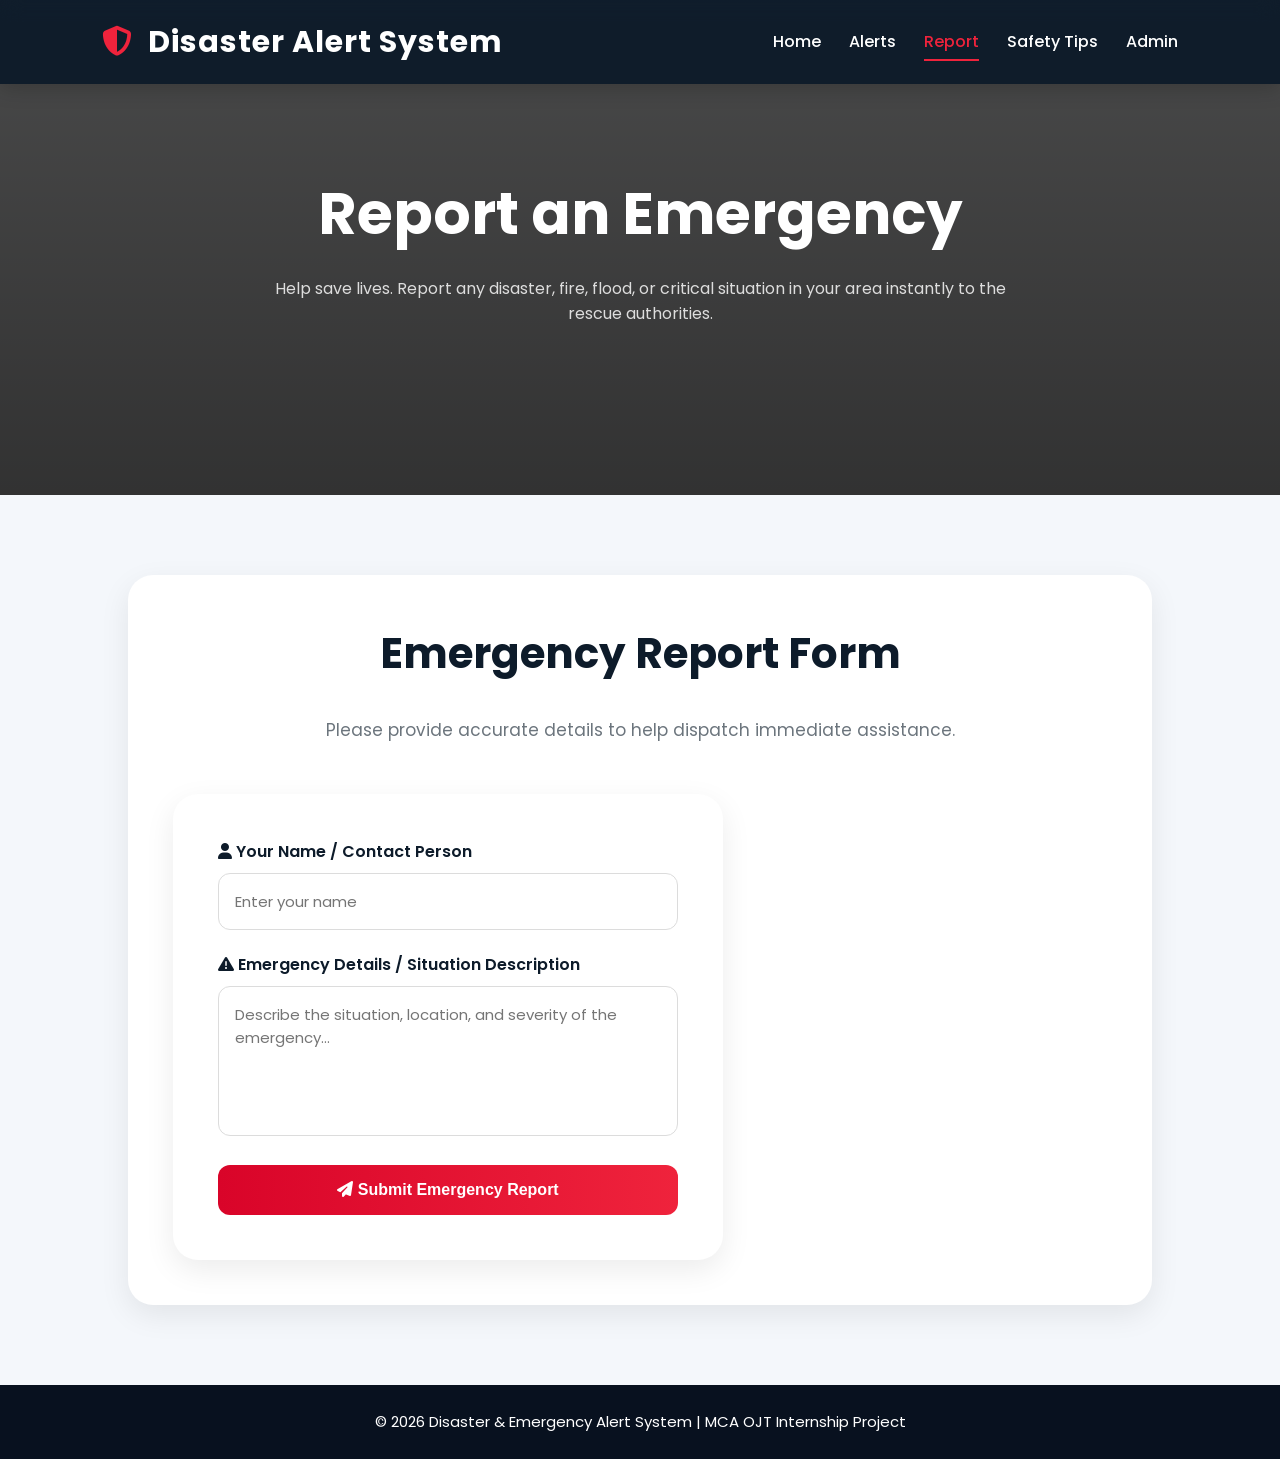
<file: frontend/report.html>
<!DOCTYPE html>
<html lang="en">
<head>
    <meta charset="UTF-8">
    <meta name="viewport" content="width=device-width, initial-scale=1.0">
    <title>Report Emergency | Disaster Alert System</title>
    <link rel="stylesheet" href="style.css">
    <link rel="stylesheet" href="https://cdnjs.cloudflare.com/ajax/libs/font-awesome/6.5.1/css/all.min.css">
</head>

<body>

<!-- ================= NAVBAR ================= -->
<nav>
    <div class="logo">
        <h2>
            <i class="fa-solid fa-shield-halved"></i>
            Disaster Alert System
        </h2>
    </div>
    <div class="nav-links">
        <a href="index.html">Home</a>
        <a href="alerts.html">Alerts</a>
        <a href="report.html" class="active">Report</a>
        <a href="safety.html">Safety Tips</a>
        <a href="admin.html">Admin</a>
    </div>
</nav>

<!-- ================= HEADER SECTION ================= -->
<section class="admin-header">
    <div class="admin-overlay">
        <h1>Report an Emergency</h1>
        <p>
            Help save lives. Report any disaster, fire, flood, or critical situation in your area instantly to the rescue authorities.
        </p>
    </div>
</section>

<!-- ================= REPORT FORM ================= -->
<section class="admin-panel">
    <div class="admin-form-container">
        <div class="section-title">
            <h2>Emergency Report Form</h2>
            <p>Please provide accurate details to help dispatch immediate assistance.</p>
        </div>

        <form id="reportForm">
            <div class="input-box">
                <label for="reportName">
                    <i class="fa-solid fa-user"></i>
                    Your Name / Contact Person
                </label>
                <input type="text" id="reportName" placeholder="Enter your name" required>
            </div>

            <div class="input-box">
                <label for="reportMessage">
                    <i class="fa-solid fa-triangle-exclamation"></i>
                    Emergency Details / Situation Description
                </label>
                <textarea id="reportMessage" placeholder="Describe the situation, location, and severity of the emergency..." required></textarea>
            </div>

            <button type="submit">
                <i class="fa-solid fa-paper-plane"></i>
                Submit Emergency Report
            </button>
        </form>
    </div>
</section>

<!-- ================= FOOTER ================= -->
<footer>
    <p>
        © 2026 Disaster & Emergency Alert System |
        MCA OJT Internship Project
    </p>
</footer>

<script src="script.js"></script>
</body>
</html>
</file>
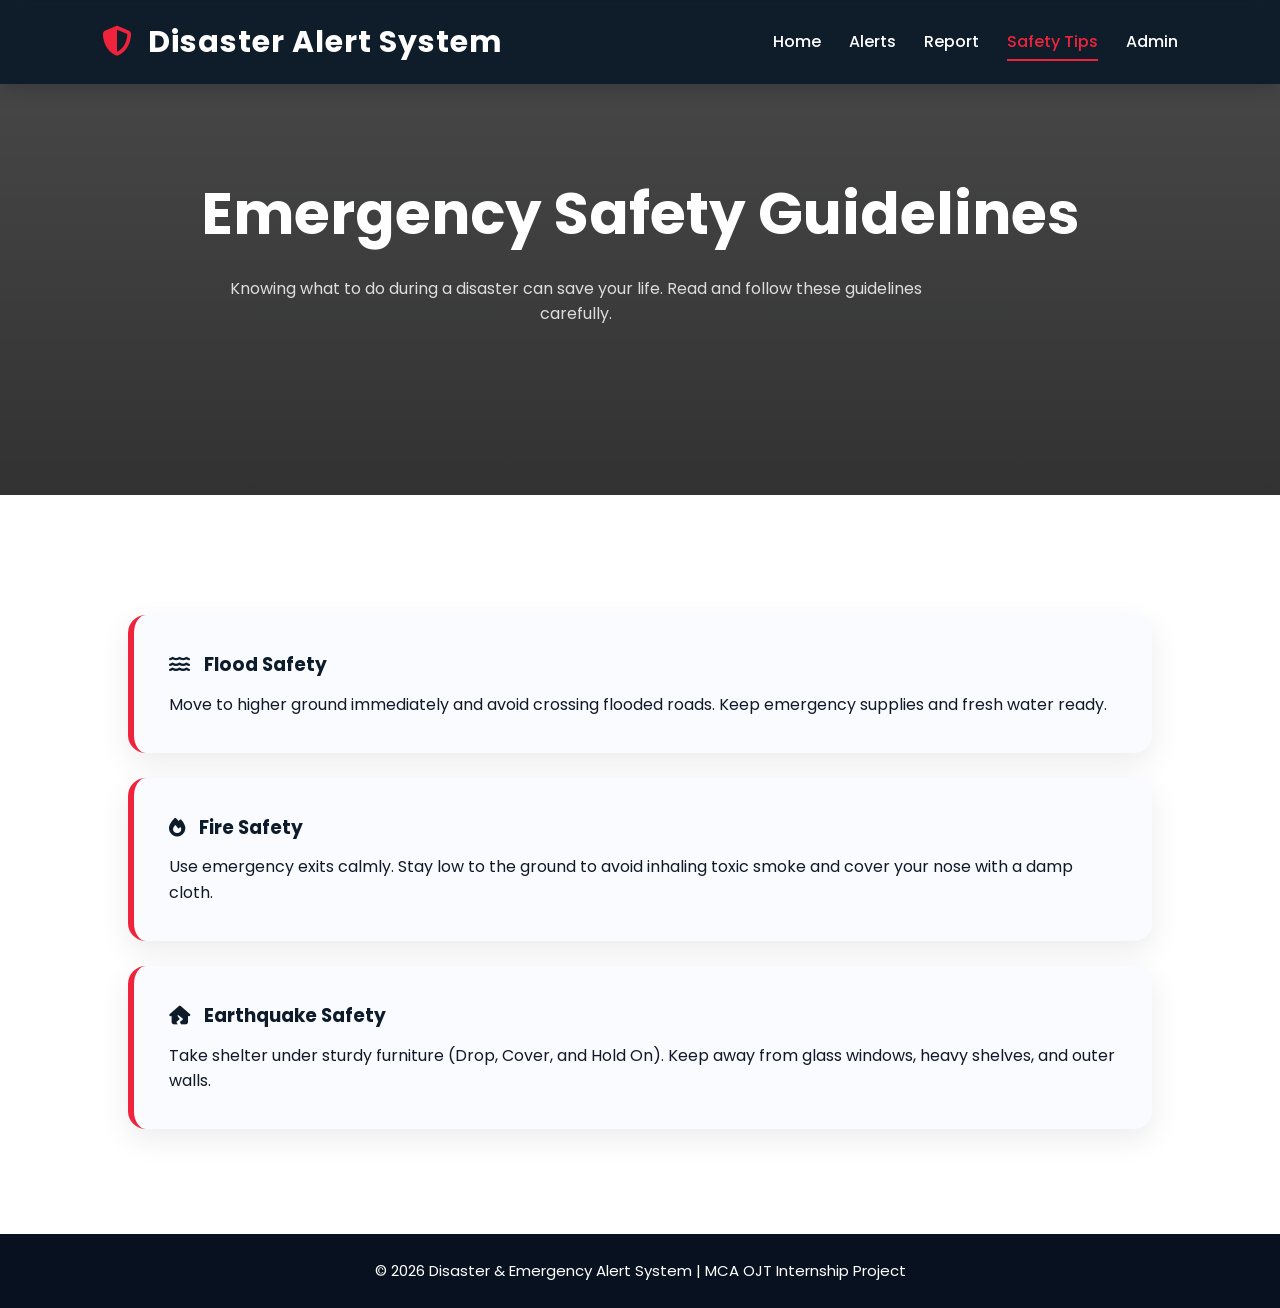
<file: frontend/safety.html>
<!DOCTYPE html>
<html lang="en">
<head>
    <meta charset="UTF-8">
    <meta name="viewport" content="width=device-width, initial-scale=1.0">
    <title>Safety Tips | Disaster Alert System</title>
    <link rel="stylesheet" href="style.css">
    <link rel="stylesheet" href="https://cdnjs.cloudflare.com/ajax/libs/font-awesome/6.5.1/css/all.min.css">
</head>

<body>

<!-- ================= NAVBAR ================= -->
<nav>
    <div class="logo">
        <h2>
            <i class="fa-solid fa-shield-halved"></i>
            Disaster Alert System
        </h2>
    </div>
    <div class="nav-links">
        <a href="index.html">Home</a>
        <a href="alerts.html">Alerts</a>
        <a href="report.html">Report</a>
        <a href="safety.html" class="active">Safety Tips</a>
        <a href="admin.html">Admin</a>
    </div>
</nav>

<!-- ================= HEADER SECTION ================= -->
<section class="admin-header">
    <div class="admin-overlay">
        <h1>Emergency Safety Guidelines</h1>
        <p>
            Knowing what to do during a disaster can save your life. Read and follow these guidelines carefully.
        </p>
    </div>
</section>

<!-- ================= TIPS SECTION ================= -->
<section class="tips">
    <div class="tip">
        <h3>
            <i class="fa-solid fa-water" style="color: var(--primary); margin-right: 10px;"></i>
            Flood Safety
        </h3>
        <p>Move to higher ground immediately and avoid crossing flooded roads. Keep emergency supplies and fresh water ready.</p>
    </div>

    <div class="tip">
        <h3>
            <i class="fa-solid fa-fire" style="color: var(--primary); margin-right: 10px;"></i>
            Fire Safety
        </h3>
        <p>Use emergency exits calmly. Stay low to the ground to avoid inhaling toxic smoke and cover your nose with a damp cloth.</p>
    </div>

    <div class="tip">
        <h3>
            <i class="fa-solid fa-house-crack" style="color: var(--primary); margin-right: 10px;"></i>
            Earthquake Safety
        </h3>
        <p>Take shelter under sturdy furniture (Drop, Cover, and Hold On). Keep away from glass windows, heavy shelves, and outer walls.</p>
    </div>
</section>

<!-- ================= FOOTER ================= -->
<footer>
    <p>
        © 2026 Disaster & Emergency Alert System |
        MCA OJT Internship Project
    </p>
</footer>

<script src="script.js"></script>
</body>
</html>
</file>
<file: frontend/style.css>
@import url('https://fonts.googleapis.com/css2?family=Poppins:wght@300;400;500;600;700;800&display=swap');

:root{

    --primary:#0d1b2a;
    --secondary:#1b263b;
    --accent:#ef233c;
    --accent-dark:#d90429;
    --light:#f8f9fa;
    --white:#ffffff;
    --gray:#6c757d;
    --dark:#111827;

    --shadow:0 10px 30px rgba(0,0,0,0.08);
    --shadow-hover:0 15px 40px rgba(0,0,0,0.18);

}

*{
    margin:0;
    padding:0;
    box-sizing:border-box;
}

html{
    scroll-behavior:smooth;
}

body{
    font-family:'Poppins', sans-serif;
    background:var(--light);
    color:var(--dark);
    overflow-x:hidden;
    line-height:1.6;
}

/* ==================================================
                    CUSTOM SCROLLBAR
================================================== */

::-webkit-scrollbar{
    width:10px;
}

::-webkit-scrollbar-track{
    background:#e9ecef;
}

::-webkit-scrollbar-thumb{
    background:linear-gradient(var(--accent-dark),var(--accent));
    border-radius:20px;
}

/* ==================================================
                    NAVBAR
================================================== */

nav{
    width:100%;
    position:fixed;
    top:0;
    left:0;
    z-index:1000;

    display:flex;
    justify-content:space-between;
    align-items:center;

    padding:18px 8%;

    background:rgba(13,27,42,0.95);
    backdrop-filter:blur(10px);

    box-shadow:0 4px 20px rgba(0,0,0,0.2);
}

.logo h2,
nav h2{
    color:var(--white);
    font-size:30px;
    font-weight:700;
    letter-spacing:1px;
}

.logo i{
    color:var(--accent);
    margin-right:8px;
}

.nav-links{
    display:flex;
    align-items:center;
}

nav a{
    color:var(--white);
    text-decoration:none;
    margin-left:28px;
    font-size:16px;
    font-weight:500;
    position:relative;
    transition:0.3s;
}

nav a::after{

    content:'';
    position:absolute;

    left:0;
    bottom:-6px;

    width:0%;
    height:2px;

    background:var(--accent);

    transition:0.3s;

}

nav a:hover::after,
nav a.active::after{
    width:100%;
}

nav a:hover,
nav a.active{
    color:var(--accent);
}

/* ==================================================
                    HERO SECTION
================================================== */

/* =========================================
                HERO SECTION
========================================= */

.hero{

    height:100vh;

    background:url('https://images.unsplash.com/photo-1504384308090-c894fdcc538d');

    background-size:cover;
    background-position:center;

    position:relative;

    display:flex;
    justify-content:center;
    align-items:center;

    text-align:center;

    padding:20px;

    overflow:hidden;

}

/* DARK OVERLAY */

.hero-overlay{

    position:absolute;

    width:100%;
    height:100%;

    background:
    linear-gradient(
    rgba(0,0,0,0.65),
    rgba(0,0,0,0.75));

    top:0;
    left:0;

}

/* HERO CONTENT */

.hero-content{

    position:relative;
    z-index:2;

    max-width:950px;

    animation:fadeUp 1s ease;

}

/* BADGE */

.hero-badge{

    display:inline-flex;
    align-items:center;
    gap:10px;

    background:rgba(255,255,255,0.08);

    border:1px solid rgba(255,255,255,0.15);

    backdrop-filter:blur(10px);

    color:white;

    padding:12px 24px;

    border-radius:50px;

    font-size:14px;
    font-weight:500;

    margin-bottom:30px;

}

.hero-badge i{

    color:#ff3b3b;

}

/* HEADING */

.hero h1{

    font-size:72px;

    font-weight:800;

    line-height:1.2;

    margin-bottom:25px;

    color:white;

    text-shadow:0 5px 20px rgba(0,0,0,0.5);

}

/* DESCRIPTION */

.hero p{

    font-size:21px;

    color:#e5e7eb;

    line-height:1.8;

    margin-bottom:40px;

}

/* BUTTONS */

.hero-buttons{

    display:flex;
    justify-content:center;
    align-items:center;

    gap:20px;

    flex-wrap:wrap;

}

/* PRIMARY BUTTON */

.primary-btn{

    padding:16px 38px;

    border:none;

    border-radius:50px;

    background:
    linear-gradient(to right,
    #ff003c,
    #d90429);

    color:white;

    font-size:16px;
    font-weight:600;

    cursor:pointer;

    transition:0.4s;

    box-shadow:
    0 10px 25px rgba(217,4,41,0.45);

}

.primary-btn:hover{

    transform:translateY(-5px);

    box-shadow:
    0 18px 35px rgba(217,4,41,0.6);

}

/* SECONDARY BUTTON */

.secondary-btn{

    padding:16px 38px;

    border-radius:50px;

    border:1px solid rgba(255,255,255,0.2);

    background:rgba(255,255,255,0.08);

    backdrop-filter:blur(8px);

    color:white;

    font-size:16px;
    font-weight:600;

    cursor:pointer;

    transition:0.4s;

}

.secondary-btn:hover{

    background:white;

    color:#081120;

    transform:translateY(-5px);

}

/* =========================================
                RESPONSIVE
========================================= */

@media(max-width:992px){

    .hero h1{

        font-size:55px;

    }

}

@media(max-width:768px){

    .hero h1{

        font-size:42px;

    }

    .hero p{

        font-size:17px;

    }

    .hero-buttons{

        flex-direction:column;

    }

}

@media(max-width:480px){

    .hero h1{

        font-size:34px;

    }

    .hero-badge{

        font-size:12px;

    }

}
/* ==================================================
                    SECTION TITLE
================================================== */

.section-title{

    text-align:center;
    margin-bottom:50px;

}

.section-title h2{

    font-size:42px;
    color:var(--primary);
    margin-bottom:10px;

}

.section-title p{

    color:var(--gray);
    font-size:17px;

}

/* ==================================================
                    CARDS
================================================== */

.cards{

    display:flex;
    justify-content:center;
    gap:35px;
    flex-wrap:wrap;

    padding:100px 8%;

    background:white;

}

.card{

    width:320px;

    background:white;

    border-radius:22px;

    padding:40px 30px;

    text-align:center;

    position:relative;
    overflow:hidden;

    transition:0.4s;

    box-shadow:var(--shadow);

}

.card::before{

    content:'';

    position:absolute;

    top:0;
    left:0;

    width:100%;
    height:6px;

    background:linear-gradient(to right,
    var(--accent-dark),
    var(--accent));

}

.card:hover{

    transform:translateY(-15px);

    box-shadow:var(--shadow-hover);

}

.card i{

    font-size:65px;

    color:var(--accent);

    margin-bottom:25px;

}

.card h3{

    font-size:25px;
    margin-bottom:15px;

    color:var(--primary);

}

.card p{

    color:var(--gray);
    font-size:15px;

}

/* ==================================================
                    ALERTS
================================================== */

.alerts-container{

    padding:120px 10% 80px;

    background:#f4f7fb;

}

.alert-card{

    background:white;

    padding:28px;

    border-left:6px solid var(--accent);

    border-radius:16px;

    margin-bottom:25px;

    box-shadow:var(--shadow);

    transition:0.3s;

}

.alert-card:hover{

    transform:translateX(10px);

    box-shadow:var(--shadow-hover);

}

.alert-card h3{

    color:var(--primary);

    margin-bottom:10px;

}

.alert-card p{

    color:var(--gray);

}

/* ==================================================
                    FORM SECTION
================================================== */

.form-section{

    min-height:100vh;

    display:flex;
    justify-content:center;
    align-items:center;

    padding:120px 20px 60px;

    background:
    linear-gradient(rgba(255,255,255,0.92),
    rgba(255,255,255,0.92)),
    url('https://images.unsplash.com/photo-1516321497487-e288fb19713f');

    background-size:cover;

}

form{

    width:100%;
    max-width:550px;

    background:white;

    padding:45px;

    border-radius:25px;

    box-shadow:var(--shadow);

}

form h2{

    text-align:center;

    margin-bottom:30px;

    color:var(--primary);

    font-size:32px;

}

.input-box{

    margin-bottom:22px;

}

.input-box label{

    display:block;

    margin-bottom:8px;

    font-weight:600;

    color:var(--primary);

}

input,
textarea{

    width:100%;

    padding:16px;

    border:1px solid #dcdcdc;

    border-radius:12px;

    font-size:15px;

    transition:0.3s;

    font-family:'Poppins', sans-serif;

}

input:focus,
textarea:focus{

    outline:none;

    border-color:var(--accent);

    box-shadow:0 0 12px rgba(239,35,60,0.2);

}

textarea{

    resize:none;
    height:150px;

}

button{

    width:100%;

    padding:16px;

    border:none;

    border-radius:12px;

    background:linear-gradient(to right,
    var(--accent-dark),
    var(--accent));

    color:white;

    font-size:16px;
    font-weight:600;

    cursor:pointer;

    transition:0.3s;

}

button:hover{

    transform:translateY(-3px);

    opacity:0.95;

}

/* ==================================================
                    SAFETY TIPS
================================================== */

.tips{

    padding:120px 10% 80px;

    background:white;

}

.tip{

    background:#f9fbff;

    padding:35px;

    border-radius:18px;

    border-left:6px solid var(--accent);

    margin-bottom:25px;

    box-shadow:var(--shadow);

    transition:0.3s;

}

.tip:hover{

    transform:scale(1.02);

}

.tip h3{

    margin-bottom:12px;

    color:var(--primary);

}

/* ==================================================
                    ADMIN PANEL
================================================== */

.admin-header{

    height:55vh;

    background:
    linear-gradient(rgba(0,0,0,0.7),
    rgba(0,0,0,0.8)),
    url('https://images.unsplash.com/photo-1581091226825-a6a2a5aee158');

    background-size:cover;
    background-position:center;

    display:flex;
    justify-content:center;
    align-items:center;

    text-align:center;

    color:white;

    padding:20px;

}

.admin-header h1{

    font-size:58px;
    margin-bottom:15px;

}

.admin-header p{

    max-width:750px;

    color:#ddd;

}

.dashboard-cards{

    display:flex;
    justify-content:center;
    gap:30px;
    flex-wrap:wrap;

    padding:80px 8%;

    background:white;

}

.dashboard-card{

    width:300px;

    background:white;

    padding:35px;

    border-radius:20px;

    text-align:center;

    box-shadow:var(--shadow);

    transition:0.3s;

}

.dashboard-card:hover{

    transform:translateY(-10px);

    box-shadow:var(--shadow-hover);

}

.dashboard-card i{

    font-size:55px;

    color:var(--accent);

    margin-bottom:20px;

}

.dashboard-card h3{

    font-size:30px;

    margin-bottom:10px;

}

.dashboard-card p{

    color:var(--gray);

}

.admin-panel{

    padding:80px 10%;

    background:#f4f7fb;

}

.admin-form-container{

    background:white;

    padding:45px;

    border-radius:25px;

    box-shadow:var(--shadow);

}

.admin-form-container h2{

    margin-bottom:30px;

    color:var(--primary);

}

/* ==================================================
                    RECENT ALERTS
================================================== */

.recent-alerts{

    padding:80px 10%;

    background:white;

}

.recent-alerts h2{

    text-align:center;

    margin-bottom:40px;

    color:var(--primary);

    font-size:38px;

}

.recent-alert{

    display:flex;
    align-items:center;

    gap:20px;

    background:#f8f9fa;

    padding:25px;

    border-radius:18px;

    margin-bottom:20px;

    transition:0.3s;

}

.recent-alert:hover{

    transform:translateX(8px);

}

.recent-alert i{

    font-size:45px;

    color:var(--accent);

}

/* ==================================================
                    HELPLINE
================================================== */

.helpline{

    background:
    linear-gradient(to right,
    var(--primary),
    var(--secondary));

    color:white;

    text-align:center;

    padding:70px 20px;

}

.helpline h2{

    font-size:42px;

    margin-bottom:20px;

}

.helpline p{

    font-size:20px;

    margin:10px 0;

}

/* ==================================================
                    FOOTER
================================================== */

footer{

    background:#08111f;

    color:white;

    text-align:center;

    padding:25px;

    font-size:15px;

}

/* ==================================================
                    POPUP
================================================== */

.custom-popup{

    position:fixed;

    top:0;
    left:0;

    width:100%;
    height:100%;

    background:rgba(0,0,0,0.7);

    display:flex;
    justify-content:center;
    align-items:center;

    z-index:9999;

}

.popup-content{

    width:90%;
    max-width:450px;

    background:white;

    padding:40px;

    border-radius:25px;

    text-align:center;

    animation:popupAnimation 0.4s ease;

}

.popup-content i{

    font-size:70px;

    color:var(--accent);

    margin-bottom:20px;

}

/* ==================================================
                    SUCCESS MESSAGE
================================================== */

.success-message{

    position:fixed;

    top:20px;
    right:20px;

    background:#28a745;

    color:white;

    padding:16px 25px;

    border-radius:12px;

    z-index:9999;

    box-shadow:0 5px 15px rgba(0,0,0,0.2);

    animation:slideIn 0.4s ease;

}

/* ==================================================
                    ANIMATIONS
================================================== */

@keyframes fadeInUp{

    from{

        opacity:0;
        transform:translateY(40px);

    }

    to{

        opacity:1;
        transform:translateY(0);

    }

}

@keyframes popupAnimation{

    from{

        opacity:0;
        transform:scale(0.7);

    }

    to{

        opacity:1;
        transform:scale(1);

    }

}

@keyframes slideIn{

    from{

        opacity:0;
        transform:translateX(100%);

    }

    to{

        opacity:1;
        transform:translateX(0);

    }

}

/* ==================================================
                    RESPONSIVE
================================================== */

@media(max-width:992px){

    nav{

        flex-direction:column;
        gap:15px;

    }

    .hero h1{

        font-size:55px;

    }

}

@media(max-width:768px){

    .hero h1{

        font-size:40px;

    }

    .hero p{

        font-size:17px;

    }

    .cards,
    .dashboard-cards{

        flex-direction:column;
        align-items:center;

    }

    nav a{

        margin:0 10px;

    }

}

@media(max-width:480px){

    .hero h1{

        font-size:32px;

    }

    .hero button{

        width:100%;

    }

    form,
    .admin-form-container{

        padding:30px 20px;

    }

    .admin-header h1{

        font-size:38px;

    }

}
</file>
